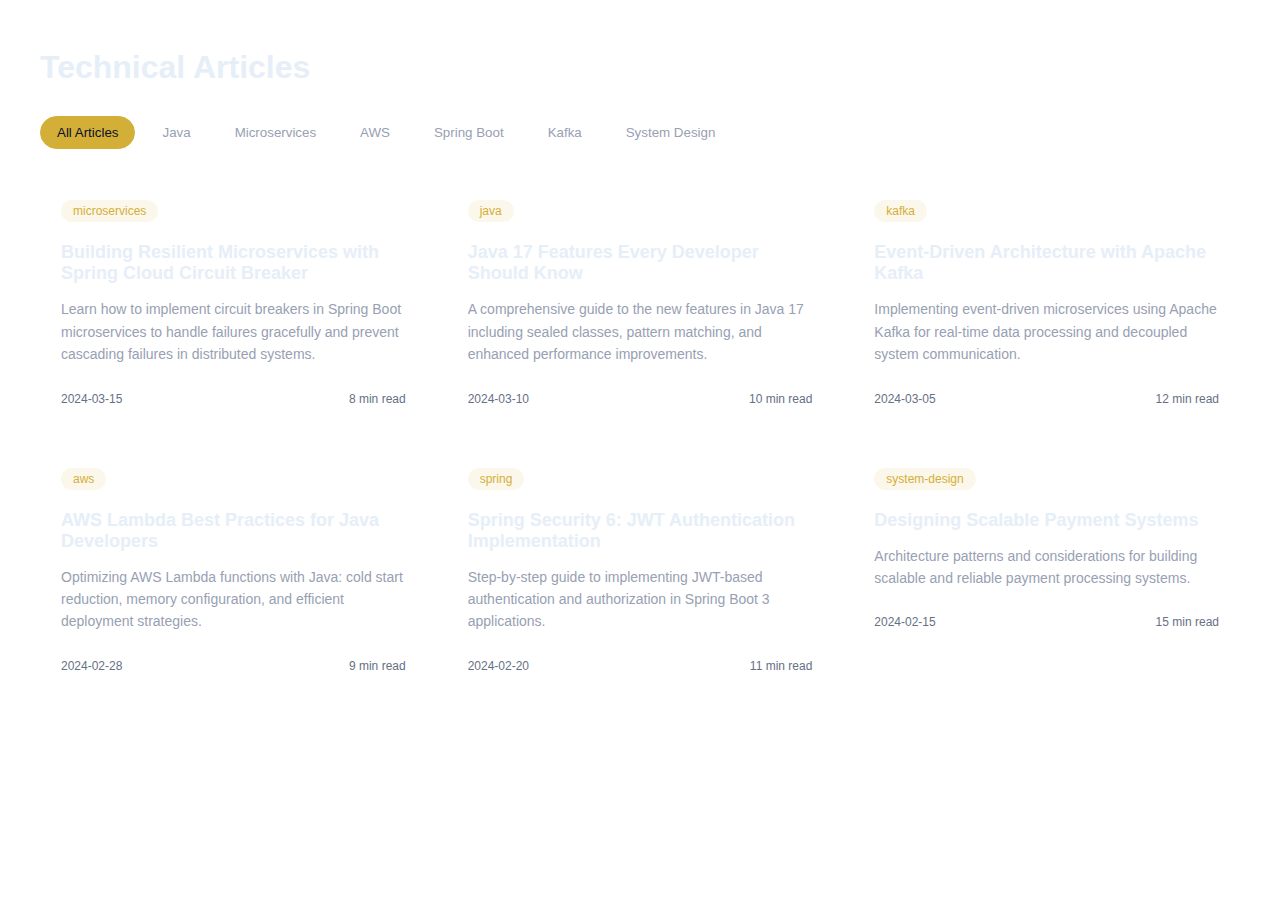
<file: static/dilendra-portfolio/articles/index.html>
<!DOCTYPE html>
<html lang="en">
<head>
    <meta charset="UTF-8">
    <meta name="viewport" content="width=device-width, initial-scale=1.0">
    <title>Technical Articles - Dilendra Pant</title>
    <style>
        .articles-index {
            max-width: 1200px;
            margin: 0 auto;
            padding: 20px;
            font-family: 'Inter', sans-serif;
        }
        
        .articles-categories {
            display: flex;
            gap: 10px;
            margin-bottom: 30px;
            flex-wrap: wrap;
        }
        
        .category-btn {
            padding: 8px 16px;
            background: rgba(255,255,255,0.05);
            border: 1px solid rgba(255,255,255,0.1);
            border-radius: 20px;
            color: #98a0b3;
            cursor: pointer;
            transition: all 0.3s ease;
        }
        
        .category-btn.active {
            background: #D4AF37;
            color: #071026;
            border-color: #D4AF37;
        }
        
        .articles-grid {
            display: grid;
            grid-template-columns: repeat(auto-fill, minmax(300px, 1fr));
            gap: 20px;
        }
        
        .article-card {
            background: rgba(255,255,255,0.02);
            border: 1px solid rgba(255,255,255,0.03);
            border-radius: 12px;
            padding: 20px;
            transition: transform 0.3s ease, box-shadow 0.3s ease;
            cursor: pointer;
        }
        
        .article-card:hover {
            transform: translateY(-5px);
            box-shadow: 0 10px 30px rgba(212,175,55,0.1);
            border-color: rgba(212,175,55,0.2);
        }
        
        .article-category {
            display: inline-block;
            padding: 4px 12px;
            background: rgba(212,175,55,0.1);
            color: #D4AF37;
            border-radius: 12px;
            font-size: 12px;
            margin-bottom: 10px;
        }
        
        .article-title {
            font-size: 18px;
            font-weight: 600;
            margin: 10px 0;
            color: #e6eef8;
        }
        
        .article-excerpt {
            color: #98a0b3;
            font-size: 14px;
            line-height: 1.6;
            margin-bottom: 15px;
            display: -webkit-box;
            -webkit-line-clamp: 3;
            -webkit-box-orient: vertical;
            overflow: hidden;
        }
        
        .article-meta {
            display: flex;
            justify-content: space-between;
            color: #667085;
            font-size: 12px;
            border-top: 1px solid rgba(255,255,255,0.05);
            padding-top: 10px;
        }
        
        @media (max-width: 768px) {
            .articles-grid {
                grid-template-columns: 1fr;
            }
        }
    </style>
</head>
<body>
    <div class="articles-index">
        <h1 style="color: #e6eef8; margin-bottom: 30px;">Technical Articles</h1>
        
        <div class="articles-categories">
            <button class="category-btn active" data-category="all">All Articles</button>
            <button class="category-btn" data-category="java">Java</button>
            <button class="category-btn" data-category="microservices">Microservices</button>
            <button class="category-btn" data-category="aws">AWS</button>
            <button class="category-btn" data-category="spring">Spring Boot</button>
            <button class="category-btn" data-category="kafka">Kafka</button>
            <button class="category-btn" data-category="system-design">System Design</button>
        </div>
        
        <div class="articles-grid" id="articlesList">
            <!-- Articles will be dynamically loaded -->
        </div>
    </div>
    
    <script>
        // Articles data
        const articles = [
            {
                id: 1,
                title: "Building Resilient Microservices with Spring Cloud Circuit Breaker",
                excerpt: "Learn how to implement circuit breakers in Spring Boot microservices to handle failures gracefully and prevent cascading failures in distributed systems.",
                category: "microservices",
                date: "2024-03-15",
                readTime: "8 min read",
                file: "article-microservices-circuit-breaker.html"
            },
            {
                id: 2,
                title: "Java 17 Features Every Developer Should Know",
                excerpt: "A comprehensive guide to the new features in Java 17 including sealed classes, pattern matching, and enhanced performance improvements.",
                category: "java",
                date: "2024-03-10",
                readTime: "10 min read",
                file: "article-java17-features.html"
            },
            {
                id: 3,
                title: "Event-Driven Architecture with Apache Kafka",
                excerpt: "Implementing event-driven microservices using Apache Kafka for real-time data processing and decoupled system communication.",
                category: "kafka",
                date: "2024-03-05",
                readTime: "12 min read",
                file: "article-kafka-event-driven.html"
            },
            {
                id: 4,
                title: "AWS Lambda Best Practices for Java Developers",
                excerpt: "Optimizing AWS Lambda functions with Java: cold start reduction, memory configuration, and efficient deployment strategies.",
                category: "aws",
                date: "2024-02-28",
                readTime: "9 min read",
                file: "article-aws-lambda-java.html"
            },
            {
                id: 5,
                title: "Spring Security 6: JWT Authentication Implementation",
                excerpt: "Step-by-step guide to implementing JWT-based authentication and authorization in Spring Boot 3 applications.",
                category: "spring",
                date: "2024-02-20",
                readTime: "11 min read",
                file: "article-spring-security-jwt.html"
            },
            {
                id: 6,
                title: "Designing Scalable Payment Systems",
                excerpt: "Architecture patterns and considerations for building scalable and reliable payment processing systems.",
                category: "system-design",
                date: "2024-02-15",
                readTime: "15 min read",
                file: "article-payment-system-design.html"
            }
        ];

        function renderArticles(filter = 'all') {
            const container = document.getElementById('articlesList');
            const filtered = filter === 'all' 
                ? articles 
                : articles.filter(article => article.category === filter);
            
            container.innerHTML = filtered.map(article => `
                <div class="article-card" data-article-url="articles/${article.file}">
                    <span class="article-category">${article.category}</span>
                    <h3 class="article-title">${article.title}</h3>
                    <p class="article-excerpt">${article.excerpt}</p>
                    <div class="article-meta">
                        <span>${article.date}</span>
                        <span>${article.readTime}</span>
                    </div>
                </div>
            `).join('');
        }

        // Category filtering
        document.querySelectorAll('.category-btn').forEach(btn => {
            btn.addEventListener('click', () => {
                document.querySelectorAll('.category-btn').forEach(b => b.classList.remove('active'));
                btn.classList.add('active');
                renderArticles(btn.dataset.category);
            });
        });

        // Initial render
        renderArticles();
    </script>
</body>
</html>
</file>
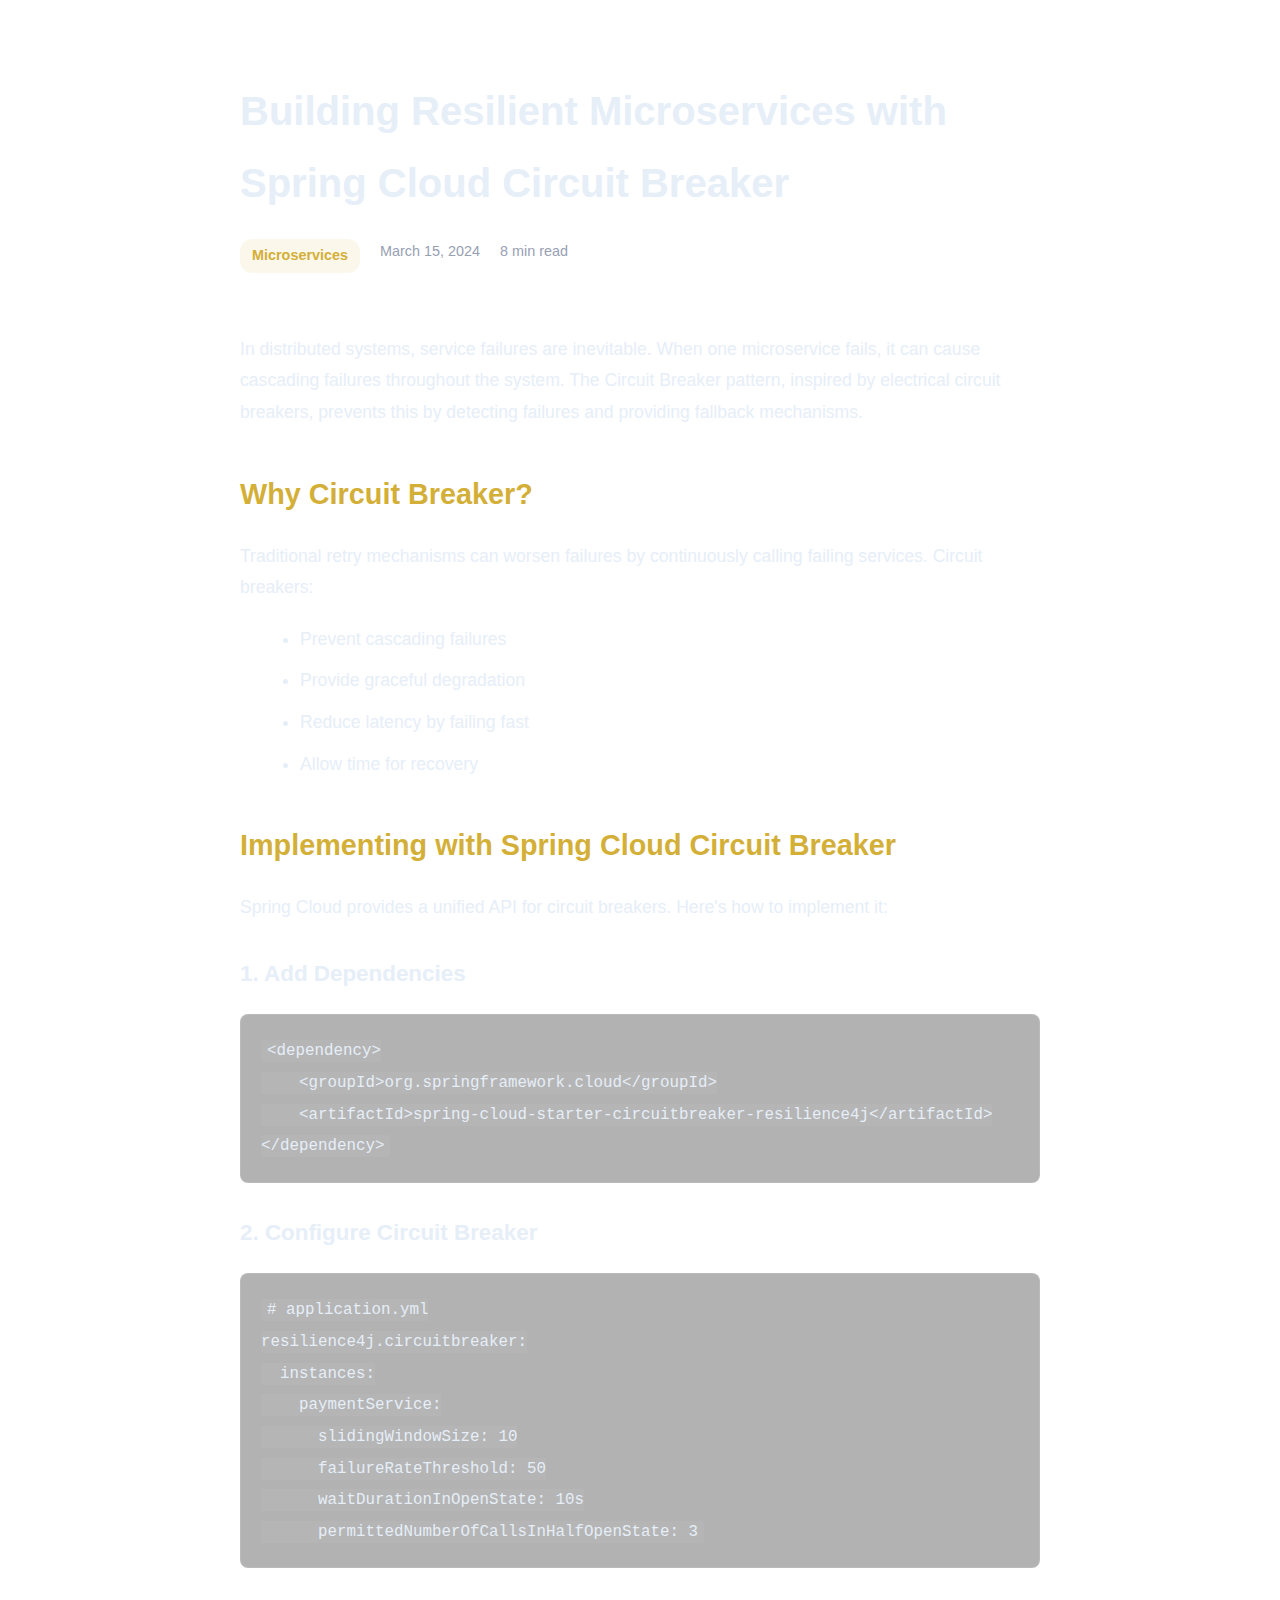
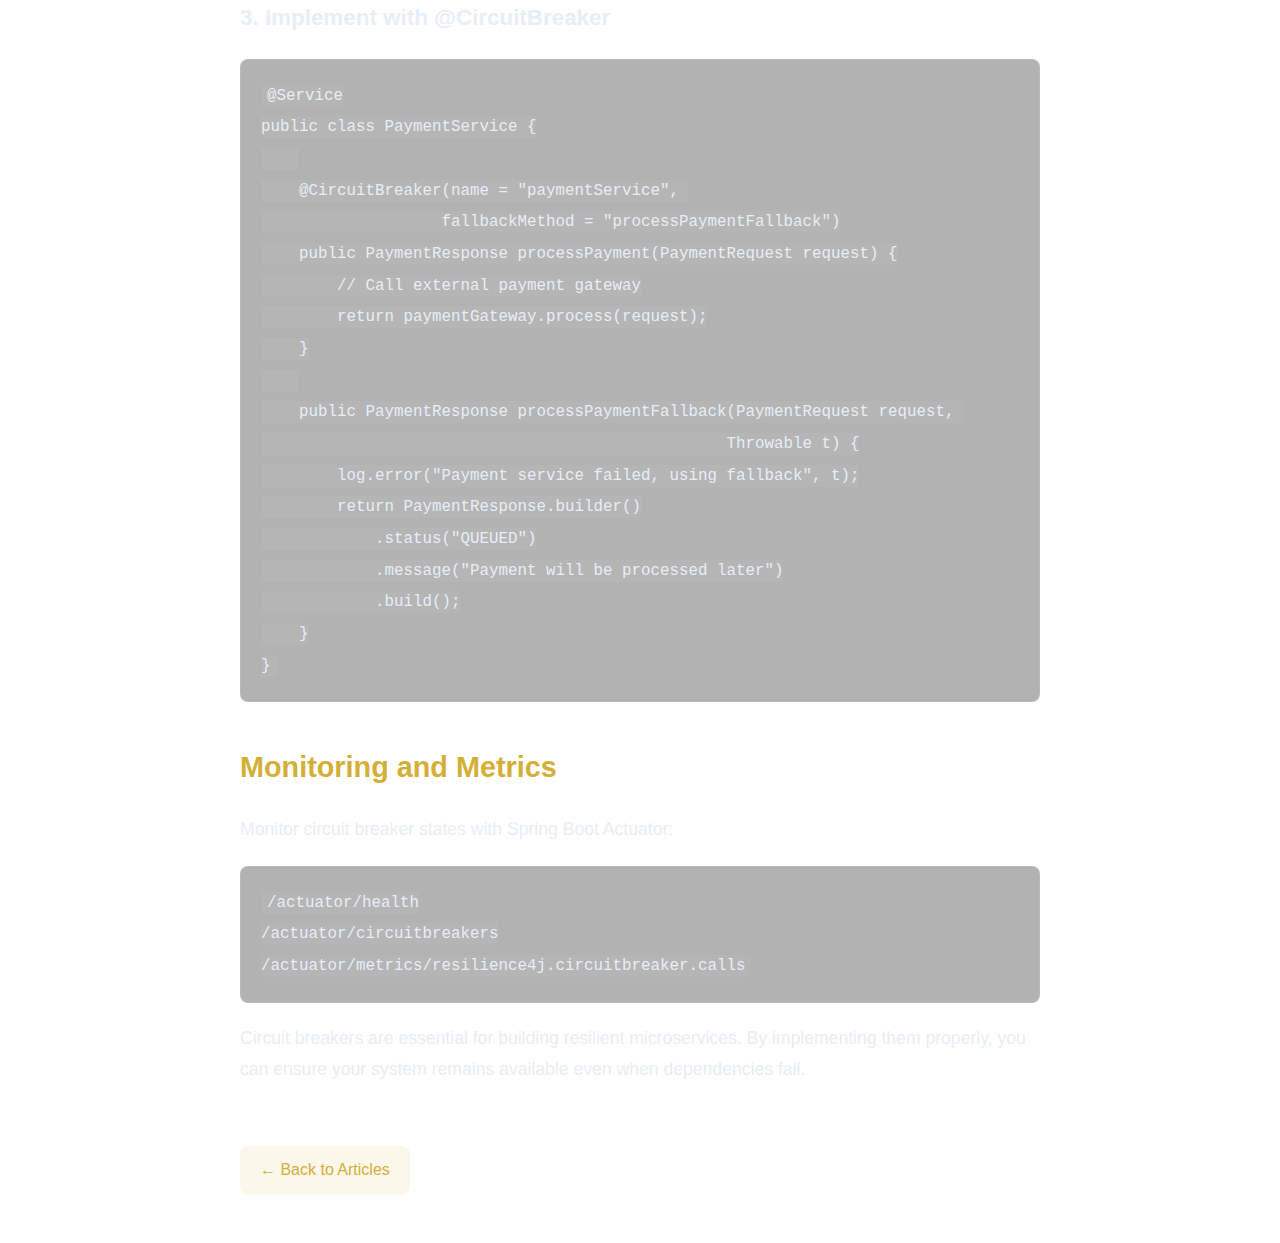
<file: static/dilendra-portfolio/articles/article-microservices-circuit-breaker.html>
<!DOCTYPE html>
<html lang="en">
<head>
    <meta charset="UTF-8">
    <meta name="viewport" content="width=device-width, initial-scale=1.0">
    <title>Circuit Breaker Pattern - Dilendra Pant</title>
    <style>
        .article-full {
            max-width: 800px;
            margin: 0 auto;
            padding: 40px 20px;
            font-family: 'Inter', sans-serif;
            color: #e6eef8;
            line-height: 1.8;
        }
        
        .article-header {
            margin-bottom: 40px;
            padding-bottom: 20px;
            border-bottom: 1px solid rgba(255,255,255,0.1);
        }
        
        .article-title {
            font-size: 2.5rem;
            font-weight: 700;
            margin-bottom: 20px;
            color: #e6eef8;
        }
        
        .article-meta {
            display: flex;
            gap: 20px;
            color: #98a0b3;
            font-size: 0.9rem;
        }
        
        .article-category {
            background: rgba(212,175,55,0.1);
            color: #D4AF37;
            padding: 4px 12px;
            border-radius: 12px;
            font-weight: 600;
        }
        
        .article-content {
            font-size: 1.1rem;
        }
        
        .article-content h2 {
            color: #D4AF37;
            margin-top: 40px;
            margin-bottom: 20px;
            font-size: 1.8rem;
        }
        
        .article-content h3 {
            color: #e6eef8;
            margin-top: 30px;
            margin-bottom: 15px;
            font-size: 1.4rem;
        }
        
        .article-content p {
            margin-bottom: 20px;
        }
        
        .article-content code {
            background: rgba(255,255,255,0.05);
            padding: 2px 6px;
            border-radius: 4px;
            font-family: 'Monaco', 'Courier New', monospace;
            font-size: 0.9em;
        }
        
        .article-content pre {
            background: rgba(0,0,0,0.3);
            padding: 20px;
            border-radius: 8px;
            overflow-x: auto;
            margin: 20px 0;
            border: 1px solid rgba(255,255,255,0.1);
        }
        
        .article-content ul, .article-content ol {
            margin-left: 20px;
            margin-bottom: 20px;
        }
        
        .article-content li {
            margin-bottom: 10px;
        }
        
        .back-button {
            display: inline-block;
            padding: 10px 20px;
            background: rgba(212,175,55,0.1);
            color: #D4AF37;
            text-decoration: none;
            border-radius: 8px;
            margin-top: 40px;
            transition: all 0.3s ease;
        }
        
        .back-button:hover {
            background: rgba(212,175,55,0.2);
        }
    </style>
</head>
<body>
    <div class="article-full">
        <div class="article-header">
            <h1 class="article-title">Building Resilient Microservices with Spring Cloud Circuit Breaker</h1>
            <div class="article-meta">
                <span class="article-category">Microservices</span>
                <span>March 15, 2024</span>
                <span>8 min read</span>
            </div>
        </div>
        
        <div class="article-content">
            <p>In distributed systems, service failures are inevitable. When one microservice fails, it can cause cascading failures throughout the system. The Circuit Breaker pattern, inspired by electrical circuit breakers, prevents this by detecting failures and providing fallback mechanisms.</p>
            
            <h2>Why Circuit Breaker?</h2>
            <p>Traditional retry mechanisms can worsen failures by continuously calling failing services. Circuit breakers:</p>
            <ul>
                <li>Prevent cascading failures</li>
                <li>Provide graceful degradation</li>
                <li>Reduce latency by failing fast</li>
                <li>Allow time for recovery</li>
            </ul>
            
            <h2>Implementing with Spring Cloud Circuit Breaker</h2>
            <p>Spring Cloud provides a unified API for circuit breakers. Here's how to implement it:</p>
            
            <h3>1. Add Dependencies</h3>
            <pre><code>&lt;dependency&gt;
    &lt;groupId&gt;org.springframework.cloud&lt;/groupId&gt;
    &lt;artifactId&gt;spring-cloud-starter-circuitbreaker-resilience4j&lt;/artifactId&gt;
&lt;/dependency&gt;</code></pre>
            
            <h3>2. Configure Circuit Breaker</h3>
            <pre><code># application.yml
resilience4j.circuitbreaker:
  instances:
    paymentService:
      slidingWindowSize: 10
      failureRateThreshold: 50
      waitDurationInOpenState: 10s
      permittedNumberOfCallsInHalfOpenState: 3</code></pre>
            
            <h3>3. Implement with @CircuitBreaker</h3>
            <pre><code>@Service
public class PaymentService {
    
    @CircuitBreaker(name = "paymentService", 
                   fallbackMethod = "processPaymentFallback")
    public PaymentResponse processPayment(PaymentRequest request) {
        // Call external payment gateway
        return paymentGateway.process(request);
    }
    
    public PaymentResponse processPaymentFallback(PaymentRequest request, 
                                                 Throwable t) {
        log.error("Payment service failed, using fallback", t);
        return PaymentResponse.builder()
            .status("QUEUED")
            .message("Payment will be processed later")
            .build();
    }
}</code></pre>
            
            <h2>Monitoring and Metrics</h2>
            <p>Monitor circuit breaker states with Spring Boot Actuator:</p>
            <pre><code>/actuator/health
/actuator/circuitbreakers
/actuator/metrics/resilience4j.circuitbreaker.calls</code></pre>
            
            <p>Circuit breakers are essential for building resilient microservices. By implementing them properly, you can ensure your system remains available even when dependencies fail.</p>
        </div>
        
        <a href="javascript:window.parent.closeModal()" class="back-button">← Back to Articles</a>
    </div>
</body>
</html>
</file>
